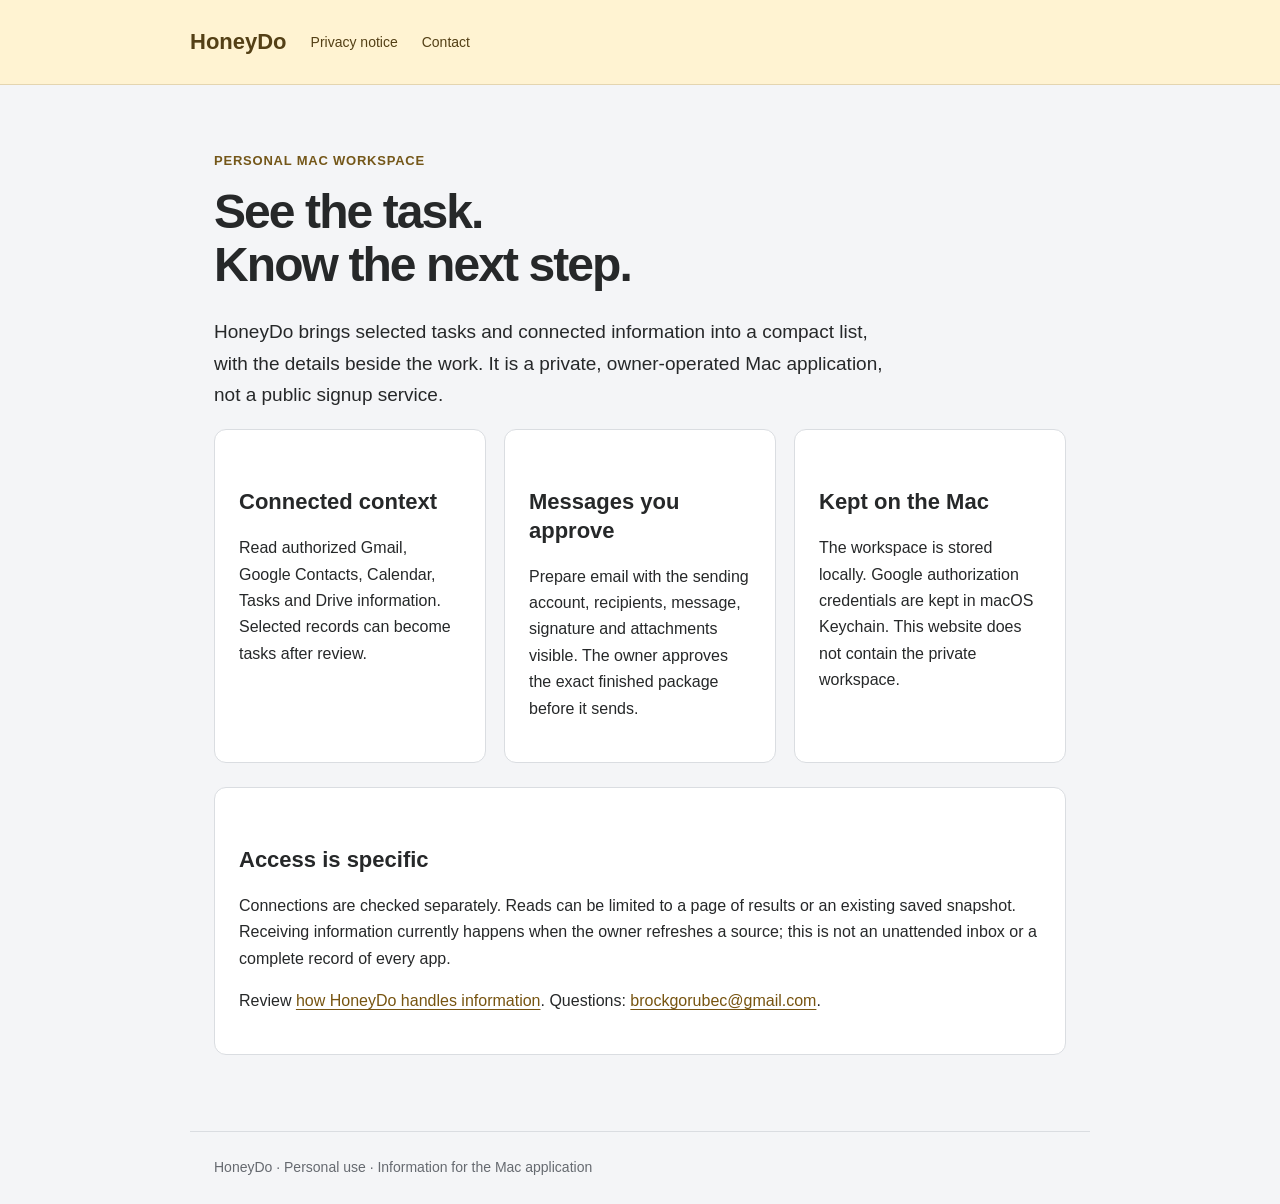
<file: index.html>
<!doctype html><html lang="en"><head><meta charset="utf-8"><meta name="viewport" content="width=device-width,initial-scale=1"><meta name="description" content="HoneyDo is a personal Mac workspace for reviewing tasks, connected records and finished messages."><title>HoneyDo — Personal tasks, with context</title><link rel="stylesheet" href="style.css"></head><body><header><nav aria-label="Main"><a href="./">HoneyDo</a><a href="privacy.html">Privacy notice</a><a href="mailto:brockgorubec@gmail.com">Contact</a></nav></header><main><p class="eyebrow">PERSONAL MAC WORKSPACE</p><h1>See the task.<br>Know the next step.</h1><p class="lead">HoneyDo brings selected tasks and connected information into a compact list, with the details beside the work. It is a private, owner-operated Mac application, not a public signup service.</p><div class="grid"><section class="card"><h2>Connected context</h2><p>Read authorized Gmail, Google Contacts, Calendar, Tasks and Drive information. Selected records can become tasks after review.</p></section><section class="card"><h2>Messages you approve</h2><p>Prepare email with the sending account, recipients, message, signature and attachments visible. The owner approves the exact finished package before it sends.</p></section><section class="card"><h2>Kept on the Mac</h2><p>The workspace is stored locally. Google authorization credentials are kept in macOS Keychain. This website does not contain the private workspace.</p></section></div><section class="card"><h2>Access is specific</h2><p>Connections are checked separately. Reads can be limited to a page of results or an existing saved snapshot. Receiving information currently happens when the owner refreshes a source; this is not an unattended inbox or a complete record of every app.</p><p>Review <a href="privacy.html">how HoneyDo handles information</a>. Questions: <a href="mailto:brockgorubec@gmail.com">brockgorubec@gmail.com</a>.</p></section></main><footer>HoneyDo · Personal use · Information for the Mac application</footer></body></html>
</file>
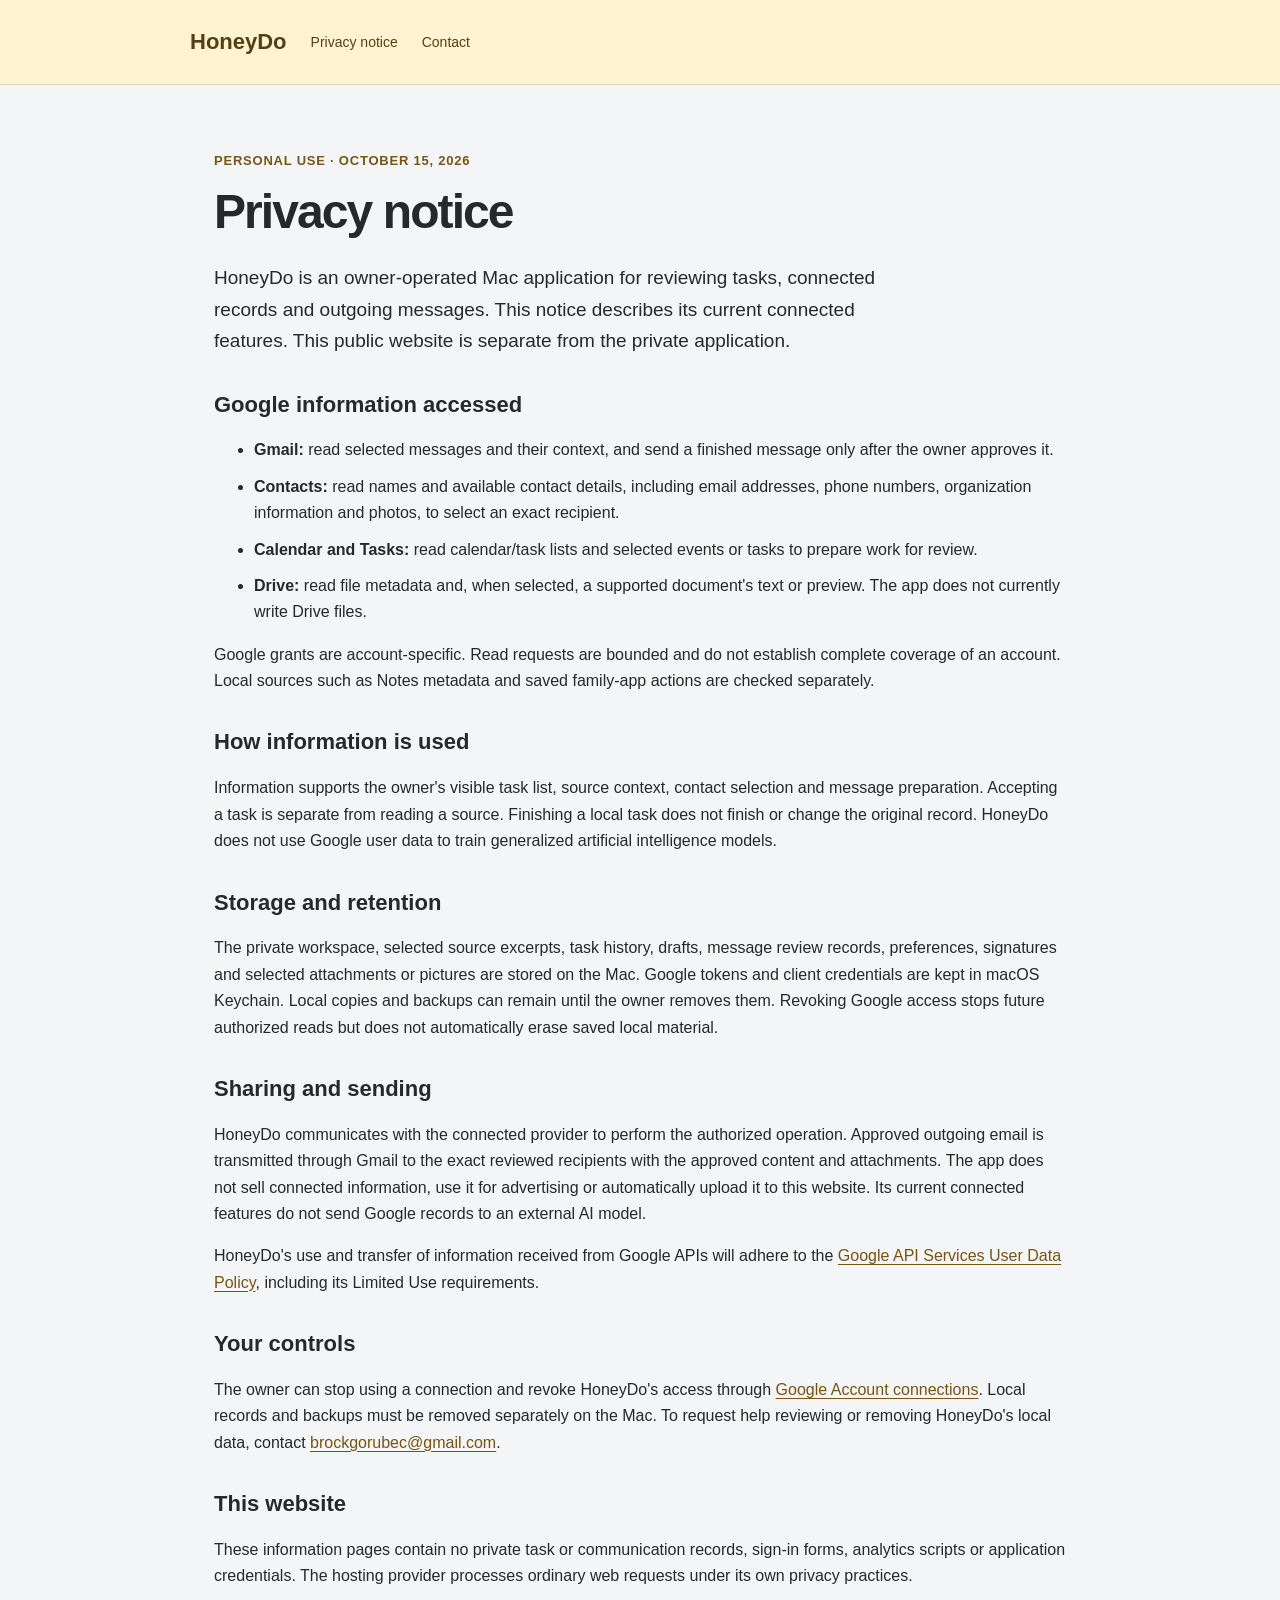
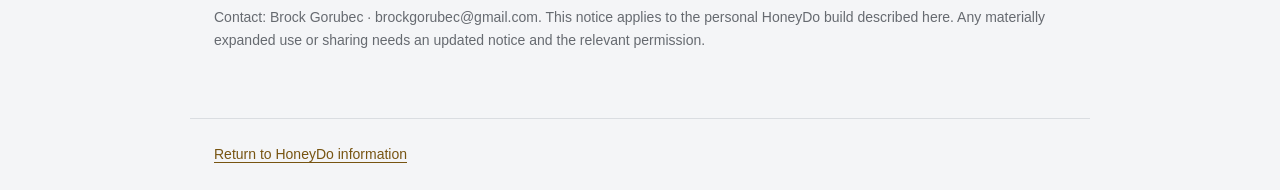
<file: privacy.html>
<!doctype html><html lang="en"><head><meta charset="utf-8"><meta name="viewport" content="width=device-width,initial-scale=1"><meta name="description" content="How the personal HoneyDo Mac application accesses, uses and stores connected data."><title>Privacy notice — HoneyDo</title><link rel="stylesheet" href="style.css"></head><body><header><nav aria-label="Main"><a href="./">HoneyDo</a><a href="privacy.html" aria-current="page">Privacy notice</a><a href="mailto:brockgorubec@gmail.com">Contact</a></nav></header><main><p class="eyebrow">PERSONAL USE · OCTOBER 15, 2026</p><h1>Privacy notice</h1><p class="lead">HoneyDo is an owner-operated Mac application for reviewing tasks, connected records and outgoing messages. This notice describes its current connected features. This public website is separate from the private application.</p><h2>Google information accessed</h2><ul><li><strong>Gmail:</strong> read selected messages and their context, and send a finished message only after the owner approves it.</li><li><strong>Contacts:</strong> read names and available contact details, including email addresses, phone numbers, organization information and photos, to select an exact recipient.</li><li><strong>Calendar and Tasks:</strong> read calendar/task lists and selected events or tasks to prepare work for review.</li><li><strong>Drive:</strong> read file metadata and, when selected, a supported document's text or preview. The app does not currently write Drive files.</li></ul><p>Google grants are account-specific. Read requests are bounded and do not establish complete coverage of an account. Local sources such as Notes metadata and saved family-app actions are checked separately.</p><h2>How information is used</h2><p>Information supports the owner's visible task list, source context, contact selection and message preparation. Accepting a task is separate from reading a source. Finishing a local task does not finish or change the original record. HoneyDo does not use Google user data to train generalized artificial intelligence models.</p><h2>Storage and retention</h2><p>The private workspace, selected source excerpts, task history, drafts, message review records, preferences, signatures and selected attachments or pictures are stored on the Mac. Google tokens and client credentials are kept in macOS Keychain. Local copies and backups can remain until the owner removes them. Revoking Google access stops future authorized reads but does not automatically erase saved local material.</p><h2>Sharing and sending</h2><p>HoneyDo communicates with the connected provider to perform the authorized operation. Approved outgoing email is transmitted through Gmail to the exact reviewed recipients with the approved content and attachments. The app does not sell connected information, use it for advertising or automatically upload it to this website. Its current connected features do not send Google records to an external AI model.</p><p>HoneyDo's use and transfer of information received from Google APIs will adhere to the <a href="https://developers.google.com/terms/api-services-user-data-policy">Google API Services User Data Policy</a>, including its Limited Use requirements.</p><h2>Your controls</h2><p>The owner can stop using a connection and revoke HoneyDo's access through <a href="https://myaccount.google.com/connections">Google Account connections</a>. Local records and backups must be removed separately on the Mac. To request help reviewing or removing HoneyDo's local data, contact <a href="mailto:brockgorubec@gmail.com">brockgorubec@gmail.com</a>.</p><h2>This website</h2><p>These information pages contain no private task or communication records, sign-in forms, analytics scripts or application credentials. The hosting provider processes ordinary web requests under its own privacy practices.</p><p class="muted">Contact: Brock Gorubec · brockgorubec@gmail.com. This notice applies to the personal HoneyDo build described here. Any materially expanded use or sharing needs an updated notice and the relevant permission.</p></main><footer><a href="./">Return to HoneyDo information</a></footer></body></html>
</file>
<file: style.css>
:root{color-scheme:light;font-family:-apple-system,BlinkMacSystemFont,'Segoe UI',sans-serif;color:#262829;background:#f4f5f7}*{box-sizing:border-box}body{margin:0;line-height:1.65}header{background:#fff3d2;border-bottom:1px solid #e4d5b0;padding:24px max(24px,calc((100vw - 900px)/2))}header a{color:#544016;text-decoration:none;font-weight:700;font-size:22px}nav{display:flex;gap:24px;align-items:center;flex-wrap:wrap}nav a:not(:first-child){font-size:14px;font-weight:500}main{max-width:900px;padding:52px 24px;margin:auto}h1{font-size:clamp(32px,5vw,48px);letter-spacing:-.04em;line-height:1.12;margin:12px 0 24px}h2{font-size:22px;line-height:1.3;margin-top:34px}.eyebrow{color:#745719;font-size:13px;font-weight:600;letter-spacing:.06em}.lead{font-size:19px;max-width:680px}.card{background:#fff;border:1px solid #dadde1;border-radius:12px;padding:24px;margin:24px 0}a{color:#775411;text-underline-offset:3px}li{margin:10px 0}.muted,footer{color:#666a70;font-size:14px}footer{max-width:900px;margin:0 auto;padding:24px;border-top:1px solid #dadde1}.grid{display:grid;grid-template-columns:repeat(auto-fit,minmax(230px,1fr));gap:18px}.grid .card{margin:0}a:focus-visible{outline:3px solid #aa7416;outline-offset:5px}@media(prefers-reduced-motion:reduce){*{scroll-behavior:auto}}
</file>
